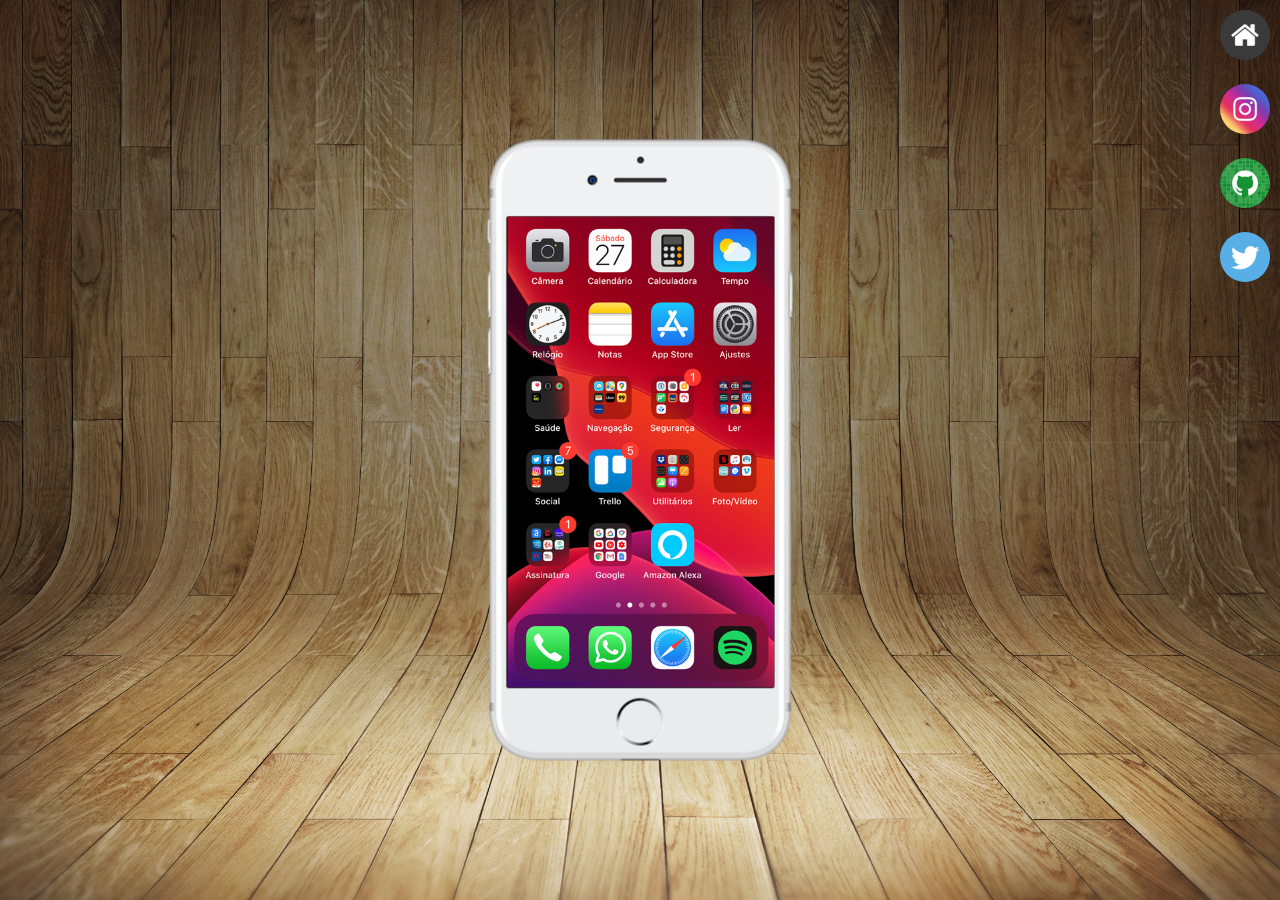
<file: index.htm>
<!DOCTYPE html>
<html lang="pt-br">
<head>
    <meta charset="UTF-8">
    <meta http-equiv="X-UA-Compatible" content="IE=edge">
    <meta name="viewport" content="width=device-width, initial-scale=1.0">
    <title>Projeto Social</title>
    <link rel="shortcut icon" href="imgs/imagens/favicon.ico" 
    type="image/x-icon">
    <link rel="stylesheet" href="style.css">
</head>
<body>
    <main>
        <section id="telefone">
            <iframe src="home.html" name="tela" id="tela"
             frameborder="0">
            seu navegador não é compativel com essa função</iframe>
        </section>
        <section id="redes-sociais">
            <a href="" target="">
                <img src="imgs/imagens/logo-home.jpg" alt="">
            </a> <br>
            <a href="instagram.html" target="tela">
                <img src="imgs/imagens/logo-instagram.jpg" alt="">
            </a> <br>
            <a href="github.html" target="tela">
              <img src="imgs/imagens/logo-github.jpg" alt="">
            </a> <br>
            <a href="twitter.html" target="tela">
                <img src="imgs/imagens/logo-twitter.jpg" alt="">
            </a>
          
    </main>
</body>
</html>
</file>
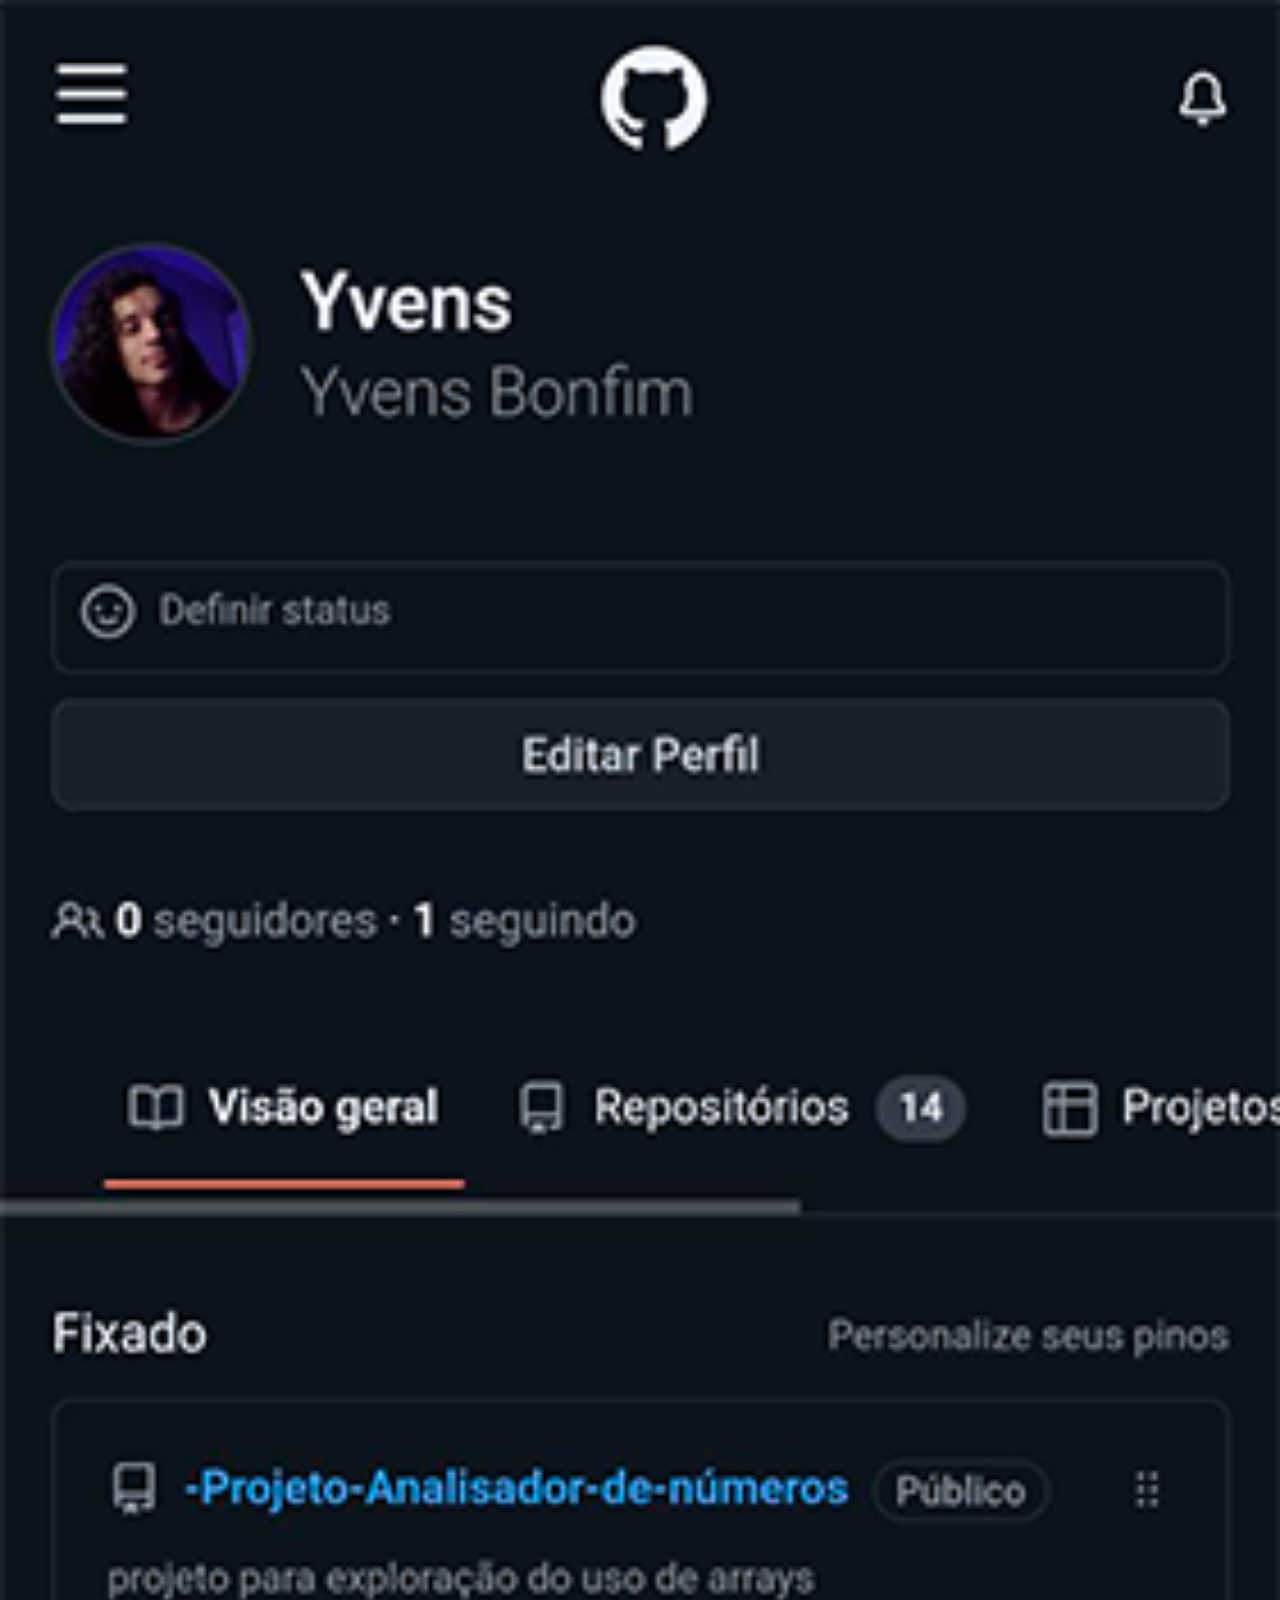
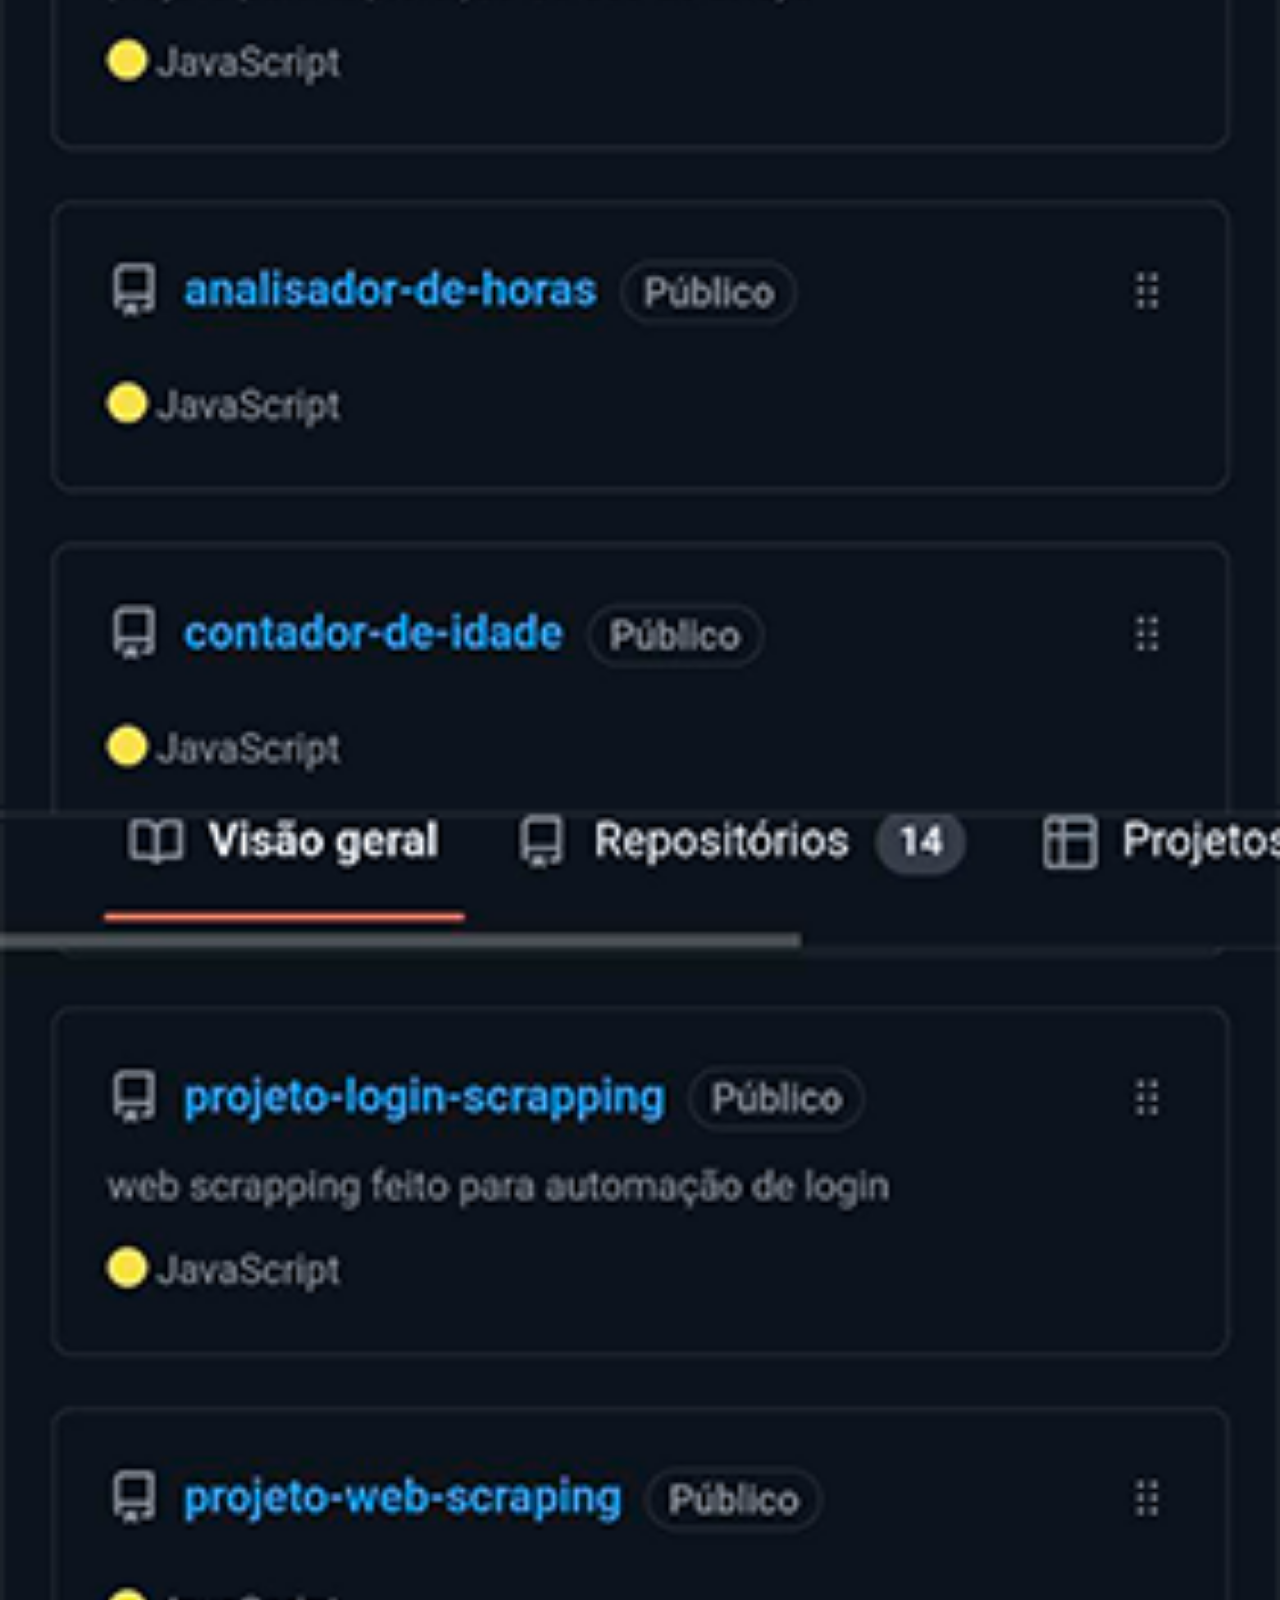
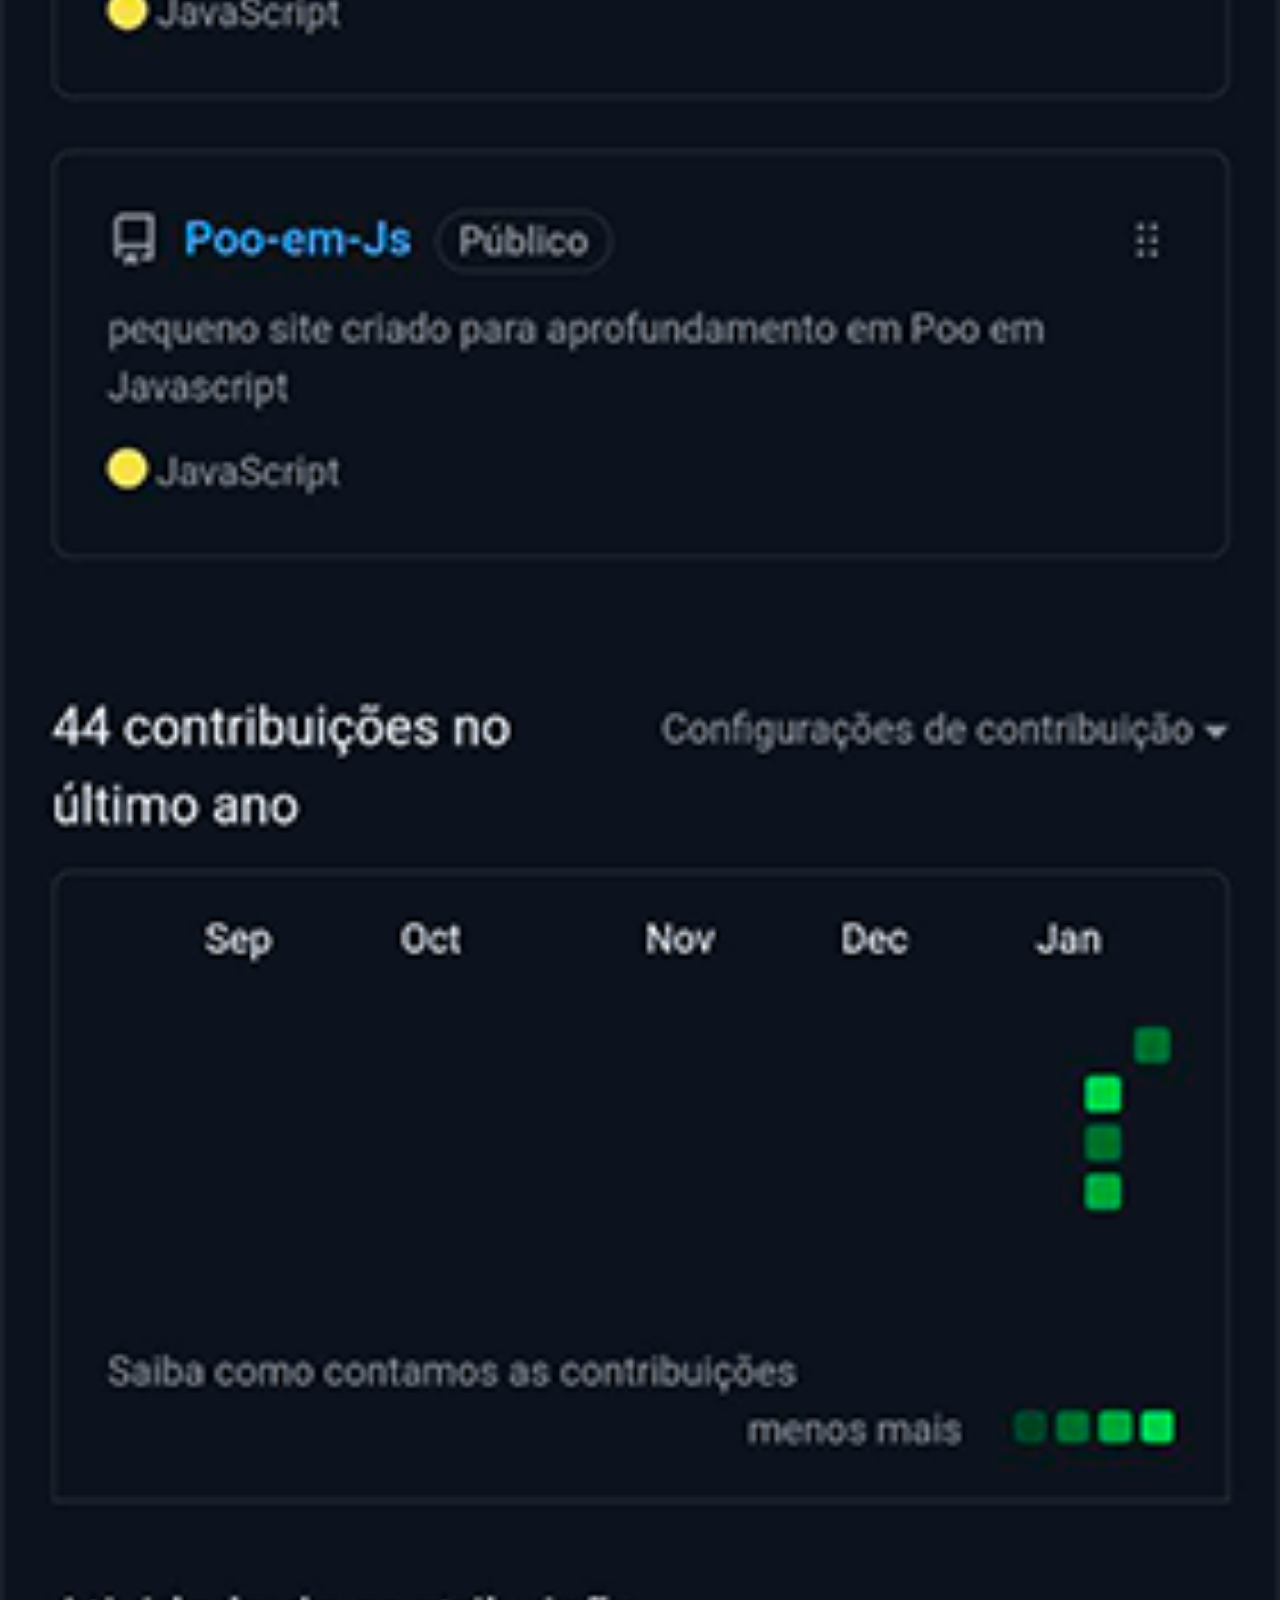
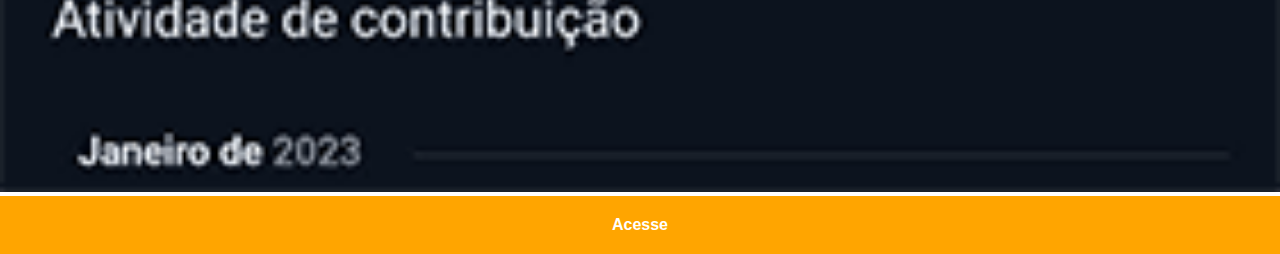
<file: github.html>
<!DOCTYPE html>
<html lang="pt-br">
<head>
    <meta charset="UTF-8">
    <meta http-equiv="X-UA-Compatible" content="IE=edge">
    <meta name="viewport" content="width=device-width, initial-scale=1.0">
    <title>Document</title>
    <link rel="stylesheet" href="imgs.css">
    <style>

    </style>
</head>
<body>
    <img src="imgs/imagens/Sem Título-1 copiar.png" alt="">
    <a href="https://github.com/YvensBonfim" target="_blank">Acesse</a>
</body>
</html>
</file>
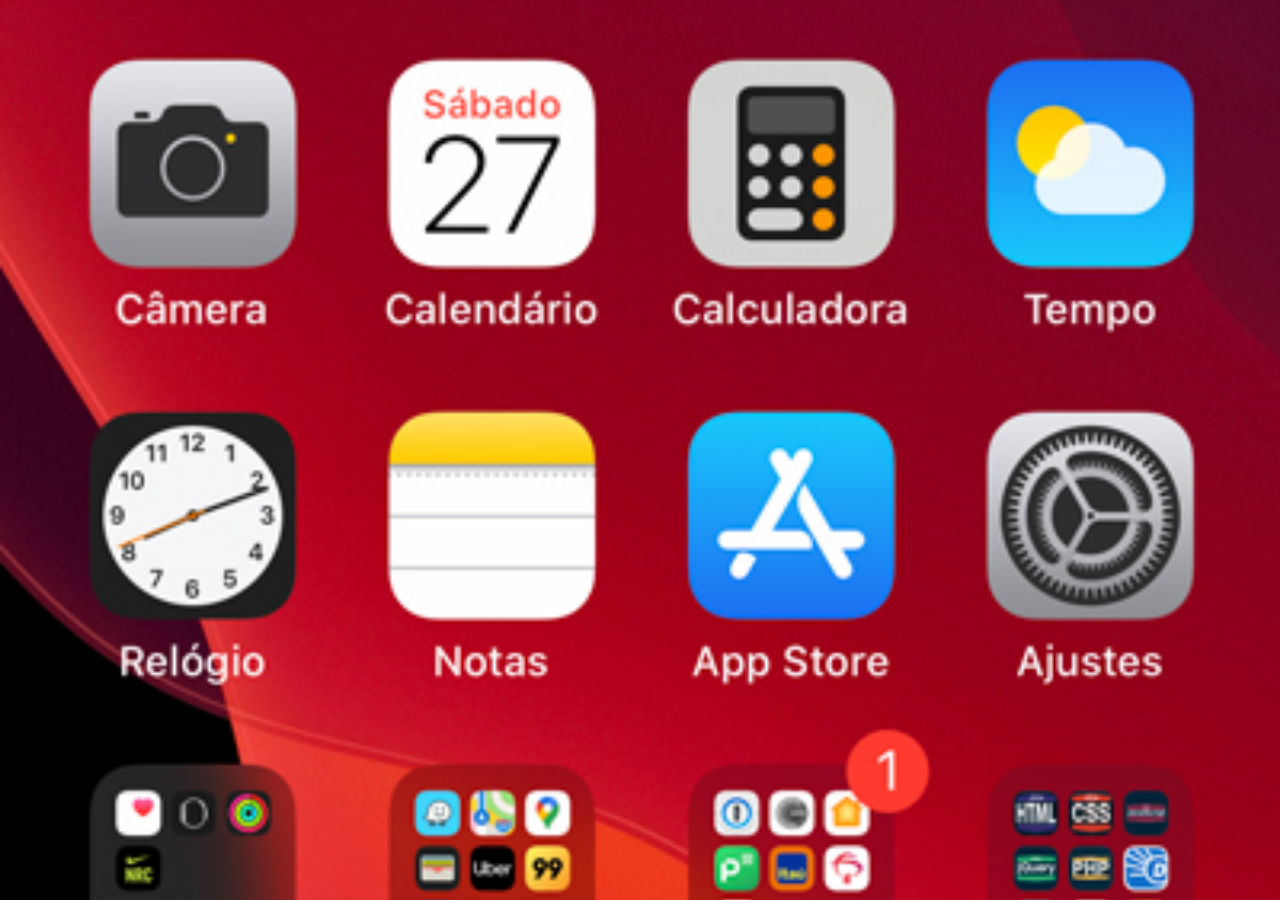
<file: home.html>
<!DOCTYPE html>
<html lang="pt-br">
<head>
    <meta charset="UTF-8">
    <meta http-equiv="X-UA-Compatible" content="IE=edge">
    <meta name="viewport" content="width=device-width, initial-scale=1.0">
    <title>home

    </title>
    <style>
        *{
            margin: 0px;
            padding: 0px;
        }
    
        body{
            width: 100vw;
            height: 100vh;
            
            background: black url(imgs/imagens/tela-home.jpg)no-repeat top center; 
            background-size: cover;
          
        }
    </style>
</head>

<body>
    
</body>
</html>
</file>
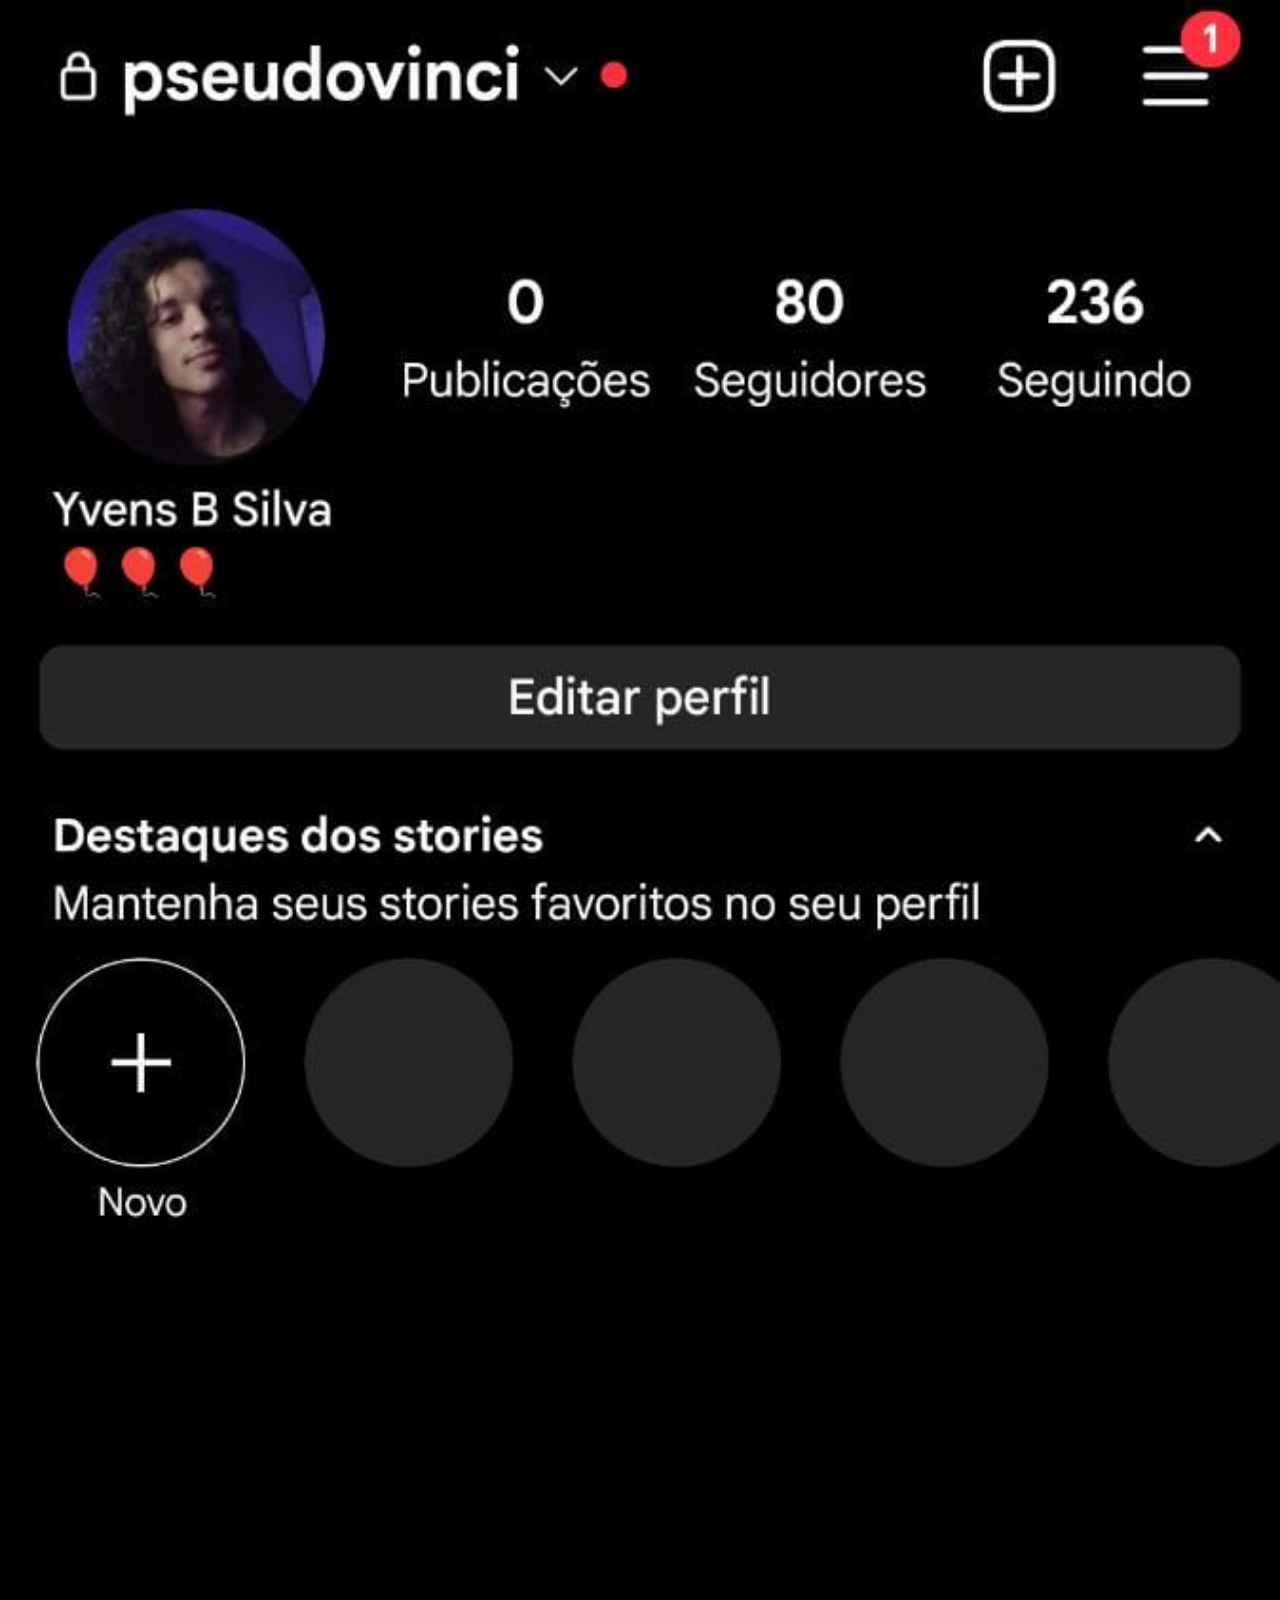
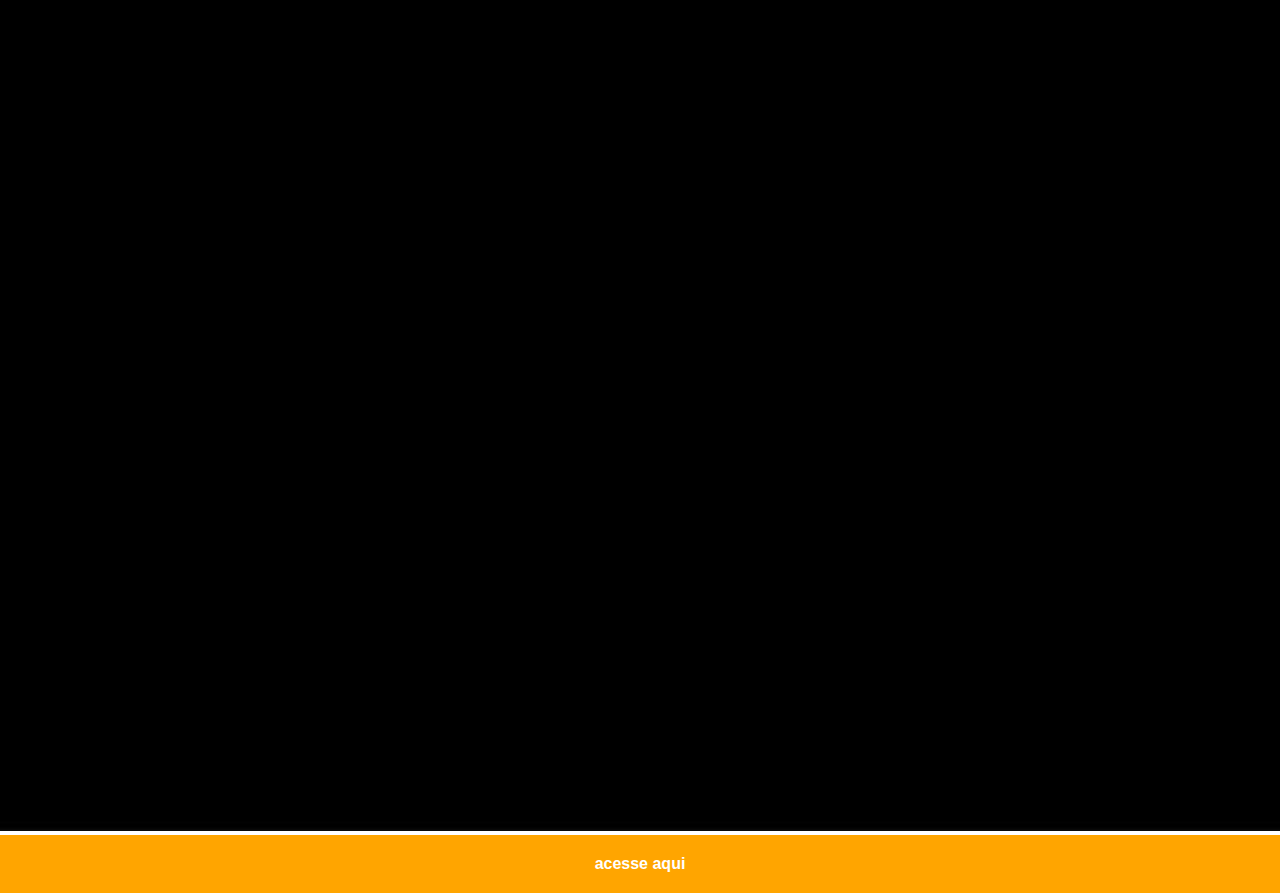
<file: instagram.html>
<!DOCTYPE html>
<html lang="pt-br">
<head>
    <meta charset="UTF-8">
    <meta http-equiv="X-UA-Compatible" content="IE=edge">
    <meta name="viewport" content="width=device-width, initial-scale=1.0">
    <title>Document</title>
    <link rel="stylesheet" href="imgs.css">
</head>
<body>
    <img src="imgs/imagens/vv3.jpg" alt="">
    <a href="https://www.instagram.com/pseudovinci/">acesse aqui</a>
    
</body>
</html>
</file>
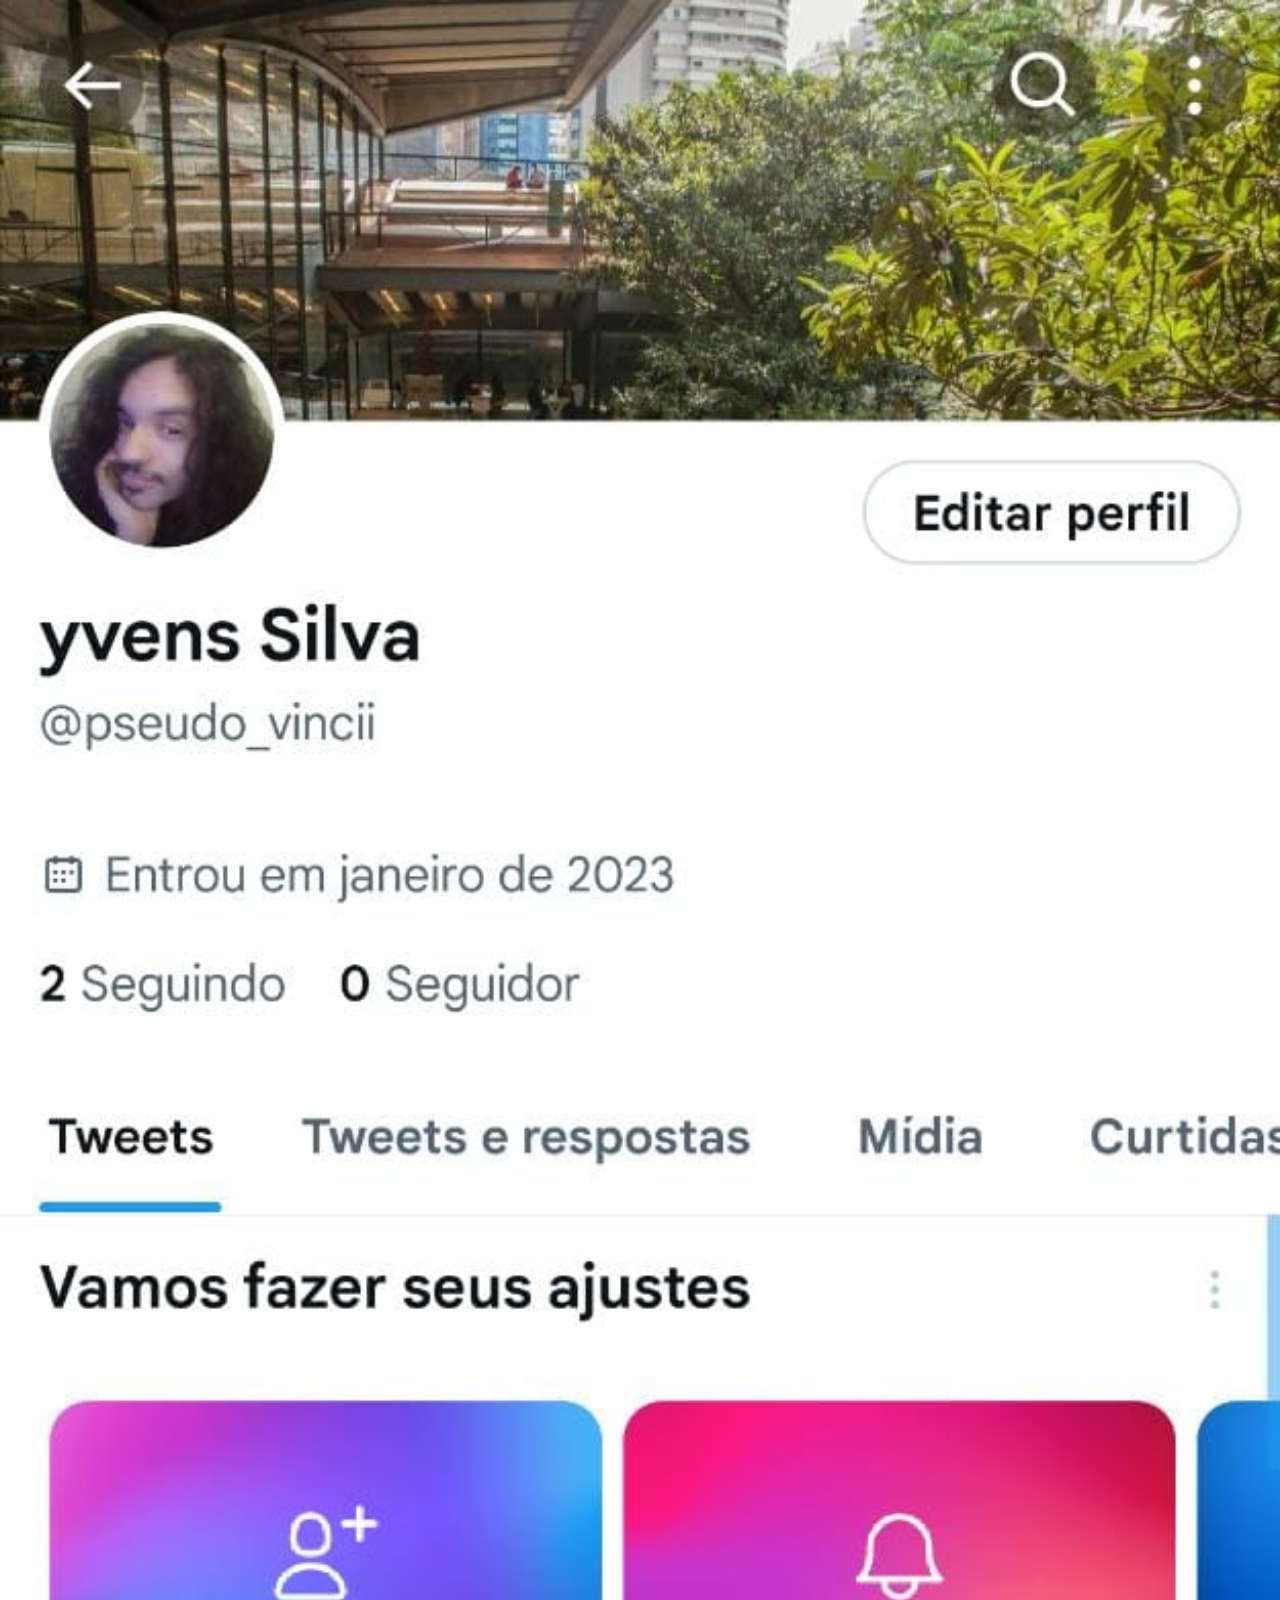
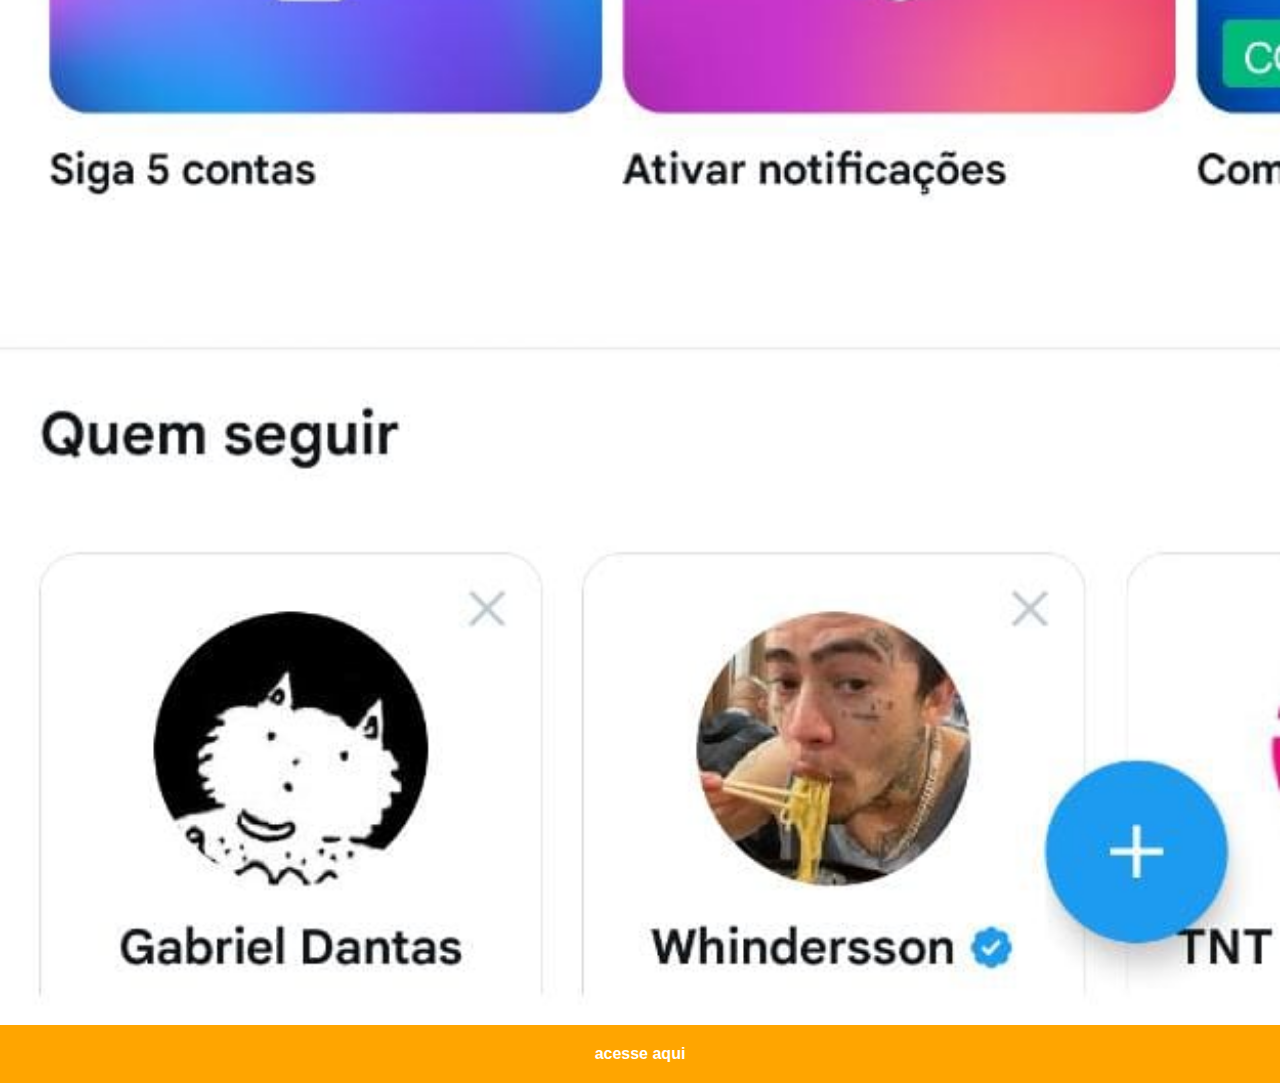
<file: twitter.html>
<!DOCTYPE html>
<html lang="pt-br">
<head>
    <meta charset="UTF-8">
    <meta http-equiv="X-UA-Compatible" content="IE=edge">
    <meta name="viewport" content="width=device-width, initial-scale=1.0">
    <title>Document</title>
    <link rel="stylesheet" href="imgs.css">
</head>
<body>
    <img src="imgs/v4.jpg" alt="">
    <a href="https://twitter.com/pseudo_vincii">acesse aqui</a>
    
</body>
</html>
</file>
<file: style.css>
@charset 'UTF-8' ;

*{
    margin: 0px;
    padding: 0px;
}

html,body{
    height: 100vh;
    width: 100vw;
    background-color: rgb(163, 127, 197);
}

body{
    background: url(imgs/imagens/fundo-madeira.jpg) no-repeat top center;
    background-size: cover;
    background-attachment: fixed;
}

main{
    position: relative;
    height: 100vh;
    
}

section#telefone {
    position: absolute;
    top: 50%;
    left: 50%;

    height: 627px;
    width: 311px;

    
    

    transform: translate(-50%, -50%);
    background-image: url(imgs/imagens/frame-iphone.png);
    background-repeat: no-repeat;
   background-position:fixed;
}
iframe#tela {
    position: relative;
    top:80px;
    left: 23px;
    width: 267px; 
    height: 471px; 
}

section#redes-sociais{
    text-align: right;
}
section#redes-sociais img{
    width: 50px;
    margin: 10px;
    border-radius: 50%;

}
section#redes-sociais img:hover{
    border: 5px solid rgb(255, 255, 255);
    transition: 0.1s;

}
</file>
<file: imgs.css>
*{
    margin: 0px;
    padding: 0px;
    font-family: Arial, Helvetica, sans-serif;
}
img{
width: 100vw;
}
a{
    display: block;
    background-color: orange;
    color: white;
    padding: 20px;
    text-align: center;
    font-weight: bolder;
    text-decoration: none;
}
::-webkit-scrollbar{
    width: 0px;
    height: 0px;
}
a:hover{
    background-color: rgb(255, 197, 90);
}
</file>
